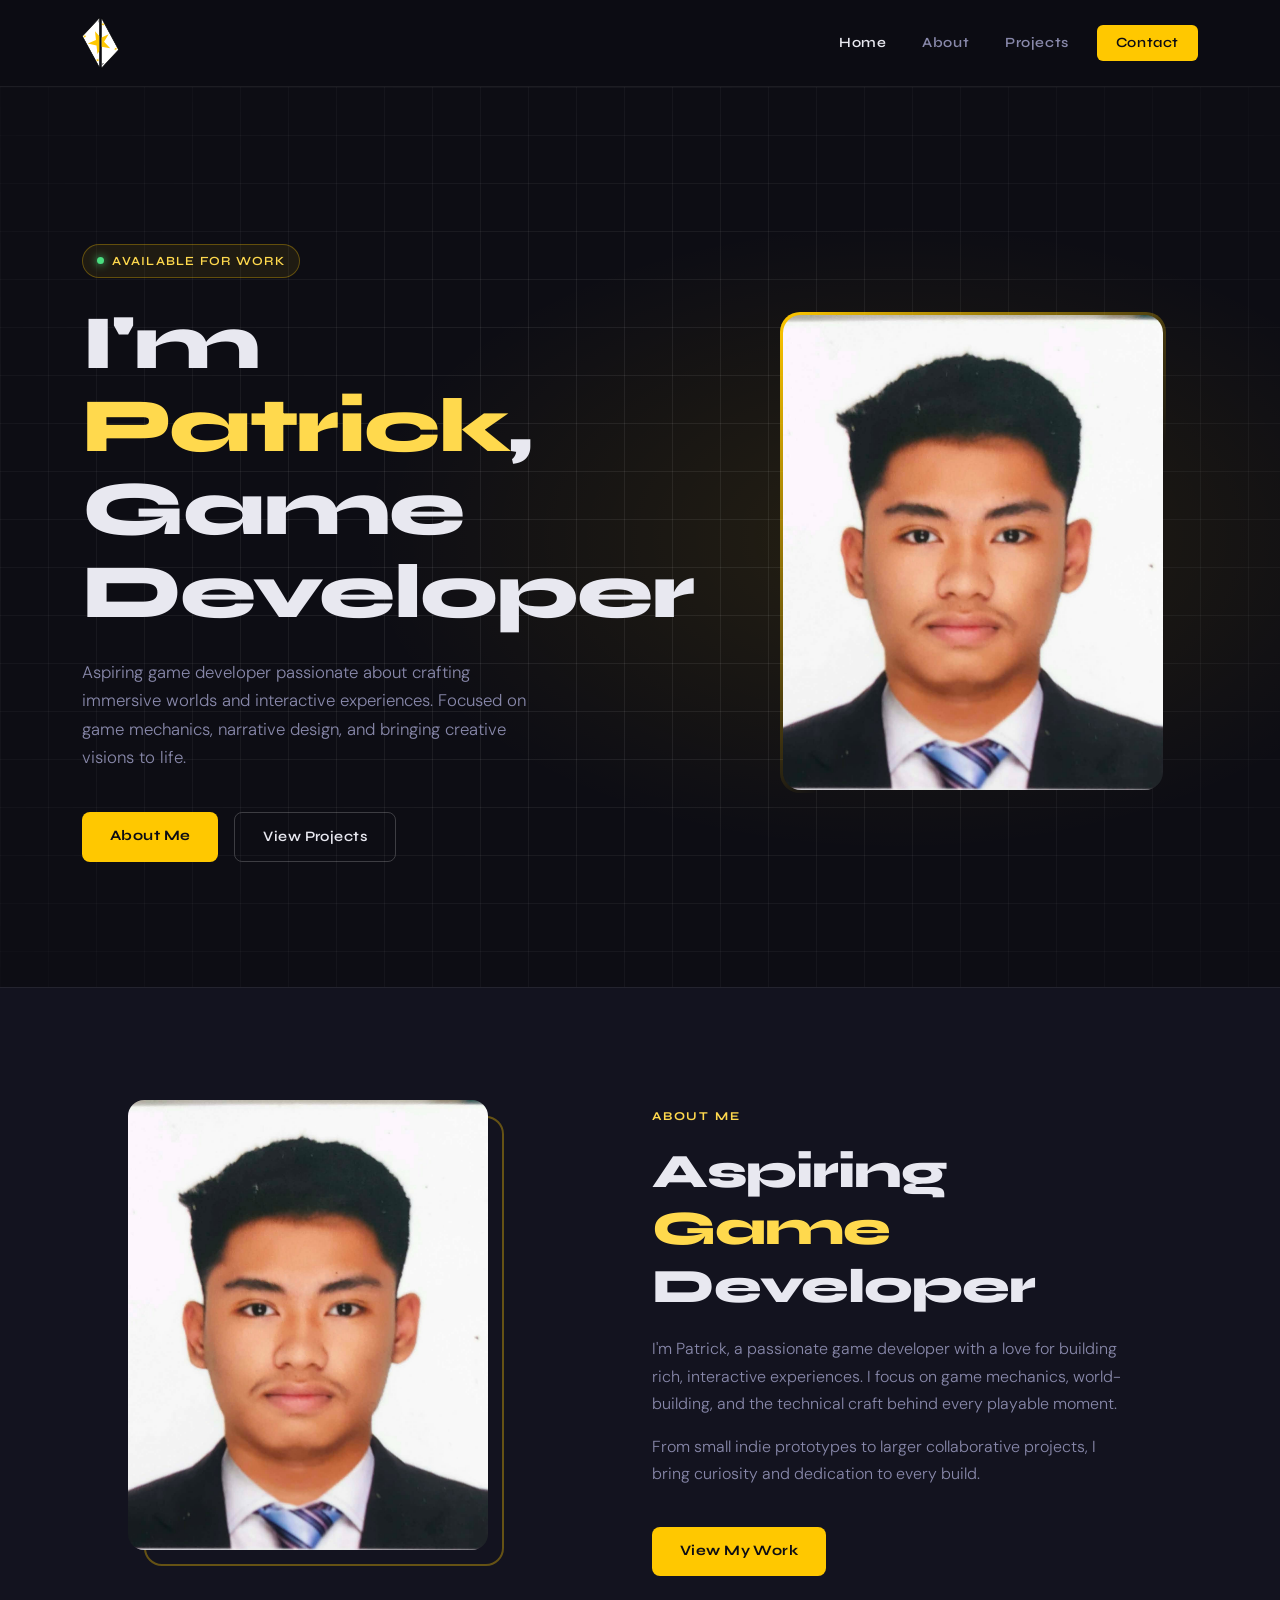
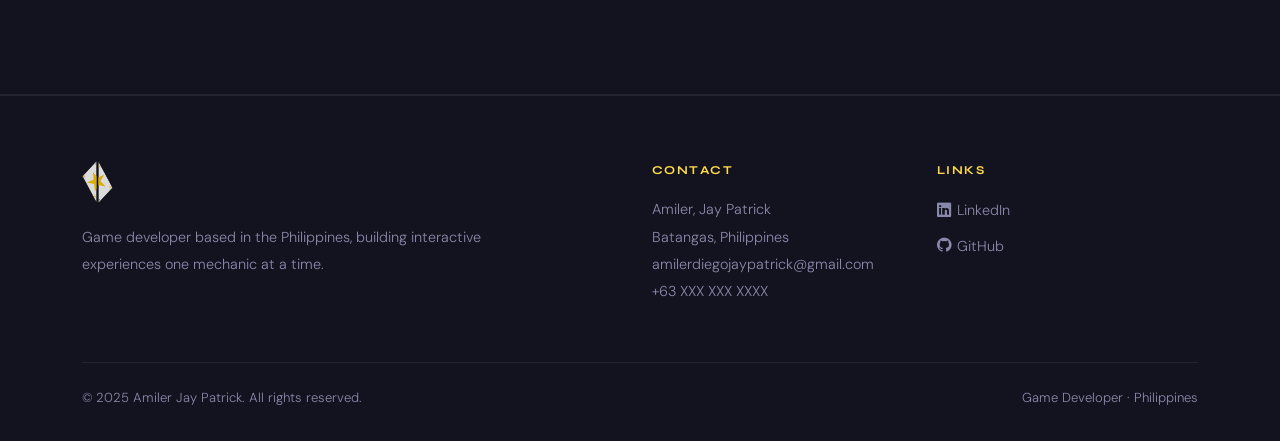
<file: index.html>
<!doctype html>
<html lang="en">

<head>
  <meta charset="utf-8">
  <meta name="viewport" content="width=device-width, initial-scale=1">
  <title>Patrick — Game Developer</title>
  <link rel="icon" href="assets/Amiler_Jay%20Patrick_Logo%20(9).svg">

  <!-- Bootstrap 5 + Icons -->
  <link href="https://cdn.jsdelivr.net/npm/bootstrap@5.3.3/dist/css/bootstrap.min.css" rel="stylesheet">
  <link href="https://cdn.jsdelivr.net/npm/bootstrap-icons@1.11.3/font/bootstrap-icons.min.css" rel="stylesheet">

  <!-- Google Fonts -->
  <link rel="preconnect" href="https://fonts.googleapis.com">
  <link rel="preconnect" href="https://fonts.gstatic.com" crossorigin>
  <link
    href="https://fonts.googleapis.com/css2?family=Syne:wght@400;600;700;800&family=DM+Sans:ital,wght@0,300;0,400;0,500;1,300&display=swap"
    rel="stylesheet">

  <!-- Your styles (after Bootstrap so they win) -->
  <link rel="stylesheet" href="style.css">
</head>

<body>

  <!-- NAVBAR -->
  <nav class="navbar navbar-expand-md sticky-top">
    <div class="container">
      <a class="navbar-brand" href="#home" aria-label="Patrick — Home">
        <img src="Amiler_Jay Patrick_Logo (9).svg" alt="Patrick Logo">
      </a>

      <button class="navbar-toggler" type="button" data-bs-toggle="collapse" data-bs-target="#mainNav"
        aria-controls="mainNav" aria-expanded="false" aria-label="Toggle navigation">
        <span class="navbar-toggler-icon"></span>
      </button>

      <div class="collapse navbar-collapse justify-content-end" id="mainNav">
        <ul class="navbar-nav align-items-md-center gap-md-1">
          <li class="nav-item"><a class="nav-link active" href="#home">Home</a></li>
          <li class="nav-item"><a class="nav-link" href="#about">About</a></li>
          <li class="nav-item"><a class="nav-link" href="projects.html">Projects</a></li>
          <li class="nav-item nav-cta ms-md-2"><a class="nav-link" href="#contact">Contact</a></li>
        </ul>
      </div>
    </div>
  </nav>

  <!-- HERO -->
  <section id="home">
    <div class="container">
      <div class="row align-items-center gy-5">
        <div class="col-lg-6 order-lg-1 order-2">
          <div class="hero-label">Available for work</div>
          <h1>I'm <em>Patrick</em>,<br>Game Developer</h1>
          <p class="lead">Aspiring game developer passionate about crafting immersive worlds and interactive
            experiences. Focused on game mechanics, narrative design, and bringing creative visions to life.</p>
          <div class="d-flex flex-wrap gap-3">
            <a href="#about" class="btn-primary-custom">About Me</a>
            <a href="#projects" class="btn-outline-custom">View Projects</a>
          </div>
        </div>
        <div class="col-lg-5 offset-lg-1 order-lg-2 order-1">
          <div class="hero-img-wrap">
            <img src="images/Photo.jpg" alt="Patrick — Game Developer">
          </div>
        </div>
      </div>
    </div>
  </section>

  <!-- ABOUT -->
  <section id="about">
    <div class="container">
      <div class="row align-items-center gy-5">
        <div class="col-md-5">
          <div class="about-img-wrap">
            <img src="images/Photo.jpg" alt="Patrick">
          </div>
        </div>
        <div class="col-md-6 offset-md-1">
          <div class="section-label">About Me</div>
          <h2>Aspiring <em>Game</em> Developer</h2>
          <p>I'm Patrick, a passionate game developer with a love for building rich, interactive experiences. I focus
            on game mechanics, world-building, and the technical craft behind every playable moment.</p>
          <p class="mt-3">From small indie prototypes to larger collaborative projects, I bring curiosity and
            dedication to every build.</p>
          <a href="projects.html" class="btn-primary-custom mt-4">View My Work</a>
        </div>
      </div>
    </div>
  </section>

  <!-- PROJECTS 
  <section id="projects">
    <div class="container">
      <div class="mb-5">
        <div class="section-label">Portfolio</div>
        <h2>Projects</h2>
        <p class="text-secondary mt-2 mb-0" style="max-width:520px;">Browse my work by category.</p>
      </div>
      <div class="row g-4">
        <div class="col-md-4">
          <a href="projects.html#school" class="category-card">
            <div class="category-icon"><i class="bi bi-mortarboard"></i></div>
            <h3>School Projects</h3>
            <p>Projects built for classes and coursework.</p>
            <span class="category-link">View school projects →</span>
          </a>
        </div>
        <div class="col-md-4">
          <a href="projects.html#personal" class="category-card">
            <div class="category-icon"><i class="bi bi-person-workspace"></i></div>
            <h3>Personal Projects</h3>
            <p>Games and tools I build on my own time.</p>
            <span class="category-link">View personal projects →</span>
          </a>
        </div>
        <div class="col-md-4">
          <a href="projects.html#random" class="category-card">
            <div class="category-icon"><i class="bi bi-dice-5"></i></div>
            <h3>Random Projects</h3>
            <p>Experiments, game jams and quick ideas.</p>
            <span class="category-link">View random projects →</span>
          </a>
        </div>
      </div>
    </div>
  </section>-->

  <!-- FOOTER / CONTACT -->
  <footer id="contact">
    <div class="container">
      <div class="row gy-4">
        <div class="col-md-5">
          <a href="#home" aria-label="Back to top">
            <img src="Amiler_Jay Patrick_Logo (9).svg" alt="Patrick Logo"
              style="height:44px;width:auto;margin-bottom:1.25rem;opacity:0.85;">
          </a>
          <p>Game developer based in the Philippines, building interactive experiences one mechanic at a time.</p>
        </div>
        <div class="col-md-3 offset-md-1">
          <div class="footer-col-title">Contact</div>
          <p>
            Amiler, Jay Patrick<br>
            Batangas, Philippines<br>
            <a href="mailto:amilerdiegojaypatrick@gmail.com">amilerdiegojaypatrick@gmail.com</a><br>
            +63 XXX XXX XXXX
          </p>
        </div>
        <div class="col-md-3">
          <div class="footer-col-title">Links</div>
          <ul class="footer-links">
            <li>
              <a href="https://www.linkedin.com/in/jay-patrick-amiler-4705bb403/" target="_blank" rel="noopener">
                <i class="bi bi-linkedin"></i> LinkedIn
              </a>
            </li>
            <li>
              <a href="https://github.com/Patrick-Star-662006" target="_blank" rel="noopener">
                <i class="bi bi-github"></i> GitHub
              </a>
            </li>
          </ul>
        </div>
      </div>
      <div class="footer-bottom d-flex flex-wrap justify-content-between gap-2">
        <span>© 2025 Amiler Jay Patrick. All rights reserved.</span>
        <span>Game Developer · Philippines</span>
      </div>
    </div>
  </footer>

  <!-- Bootstrap JS -->
  <script src="https://cdn.jsdelivr.net/npm/bootstrap@5.3.3/dist/js/bootstrap.bundle.min.js"></script>

  <script>
    // Smooth scroll + close mobile menu after clicking a link
    document.querySelectorAll('a[href^="#"]').forEach(a => {
      a.addEventListener('click', e => {
        const target = document.querySelector(a.getAttribute('href'));
        if (target) {
          e.preventDefault();
          target.scrollIntoView({ behavior: 'smooth' });
          const menu = document.getElementById('mainNav');
          if (menu && menu.classList.contains('show')) {
            bootstrap.Collapse.getOrCreateInstance(menu).hide();
          }
        }
      });
    });

    // Highlight the nav link for the section in view
    const navLinks = document.querySelectorAll('.navbar-nav .nav-link');
    const sections = document.querySelectorAll('section[id], footer[id]');

    const observer = new IntersectionObserver(entries => {
      entries.forEach(entry => {
        if (entry.isIntersecting) {
          navLinks.forEach(l => l.classList.remove('active'));
          const active = document.querySelector(`.navbar-nav a[href="#${entry.target.id}"]`);
          if (active) active.classList.add('active');
        }
      });
    }, { threshold: 0.4 });

    sections.forEach(s => observer.observe(s));
  </script>
</body>

</html>
</file>
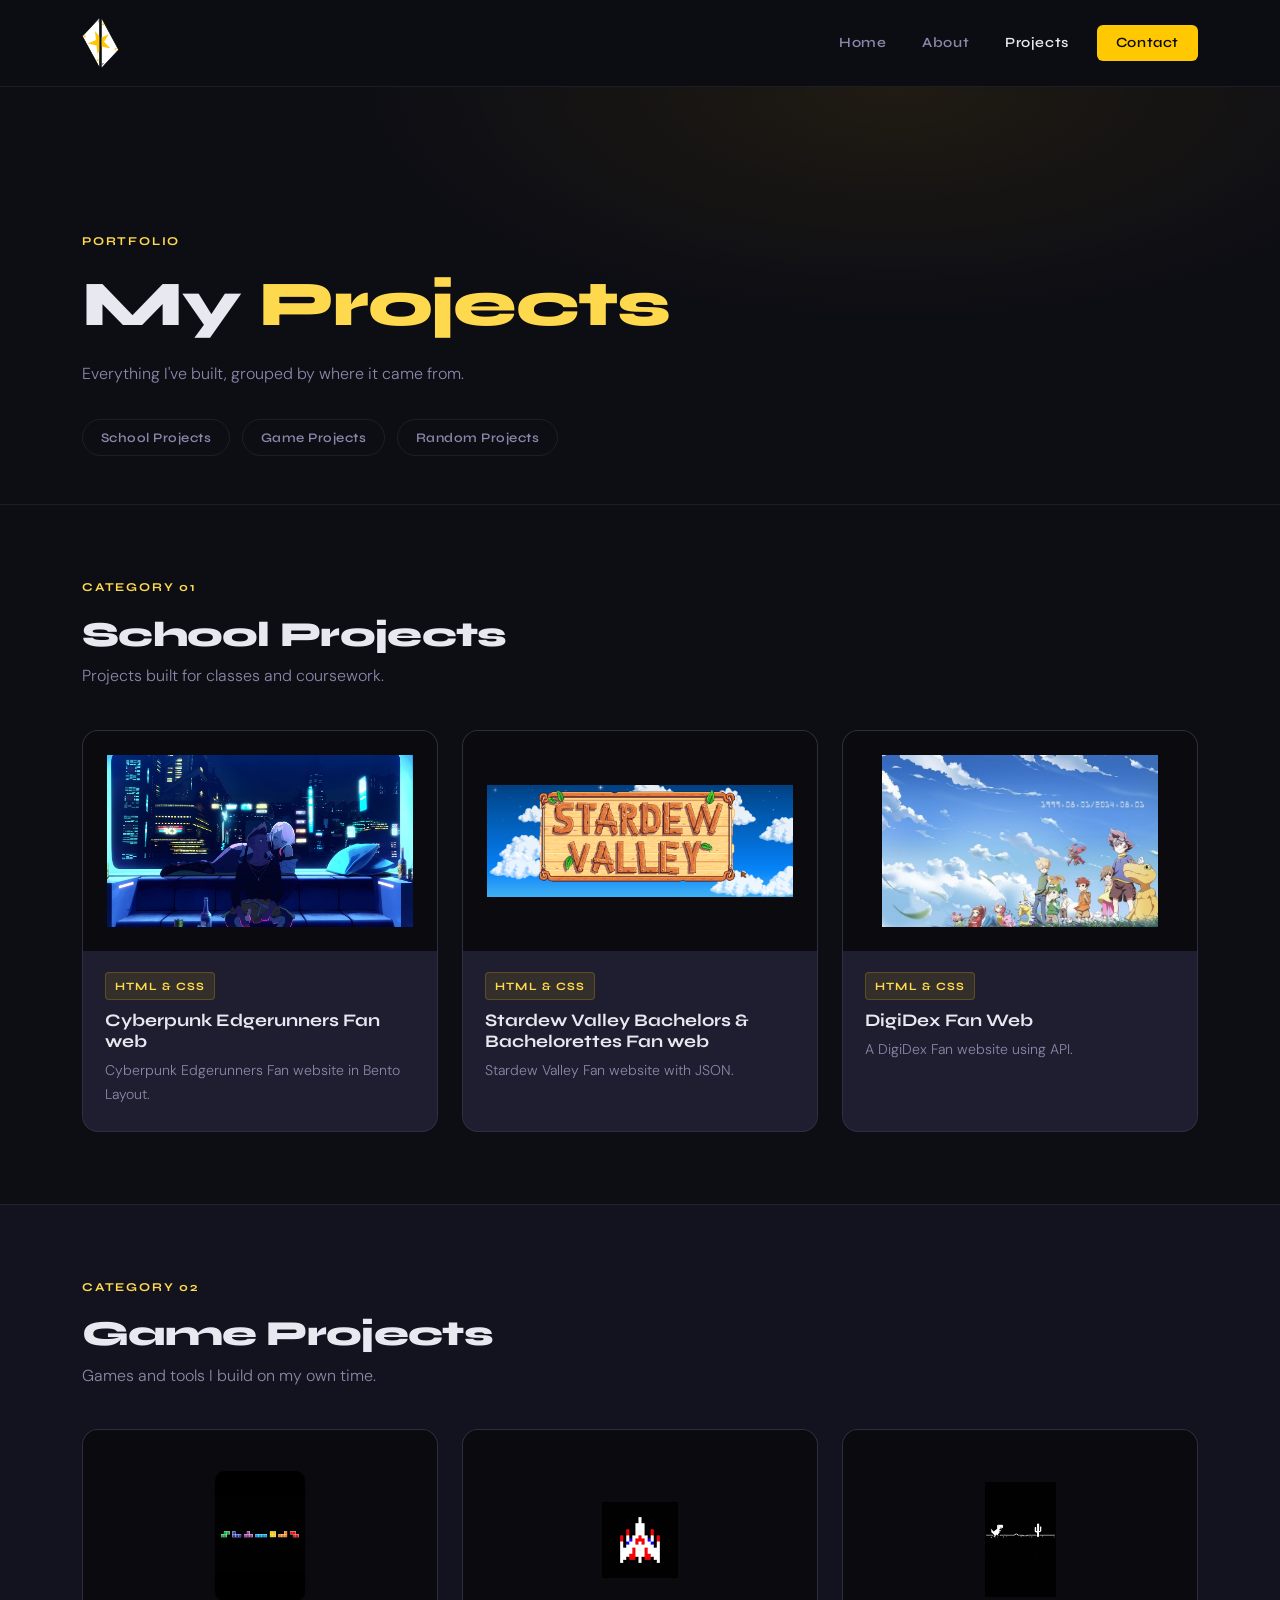
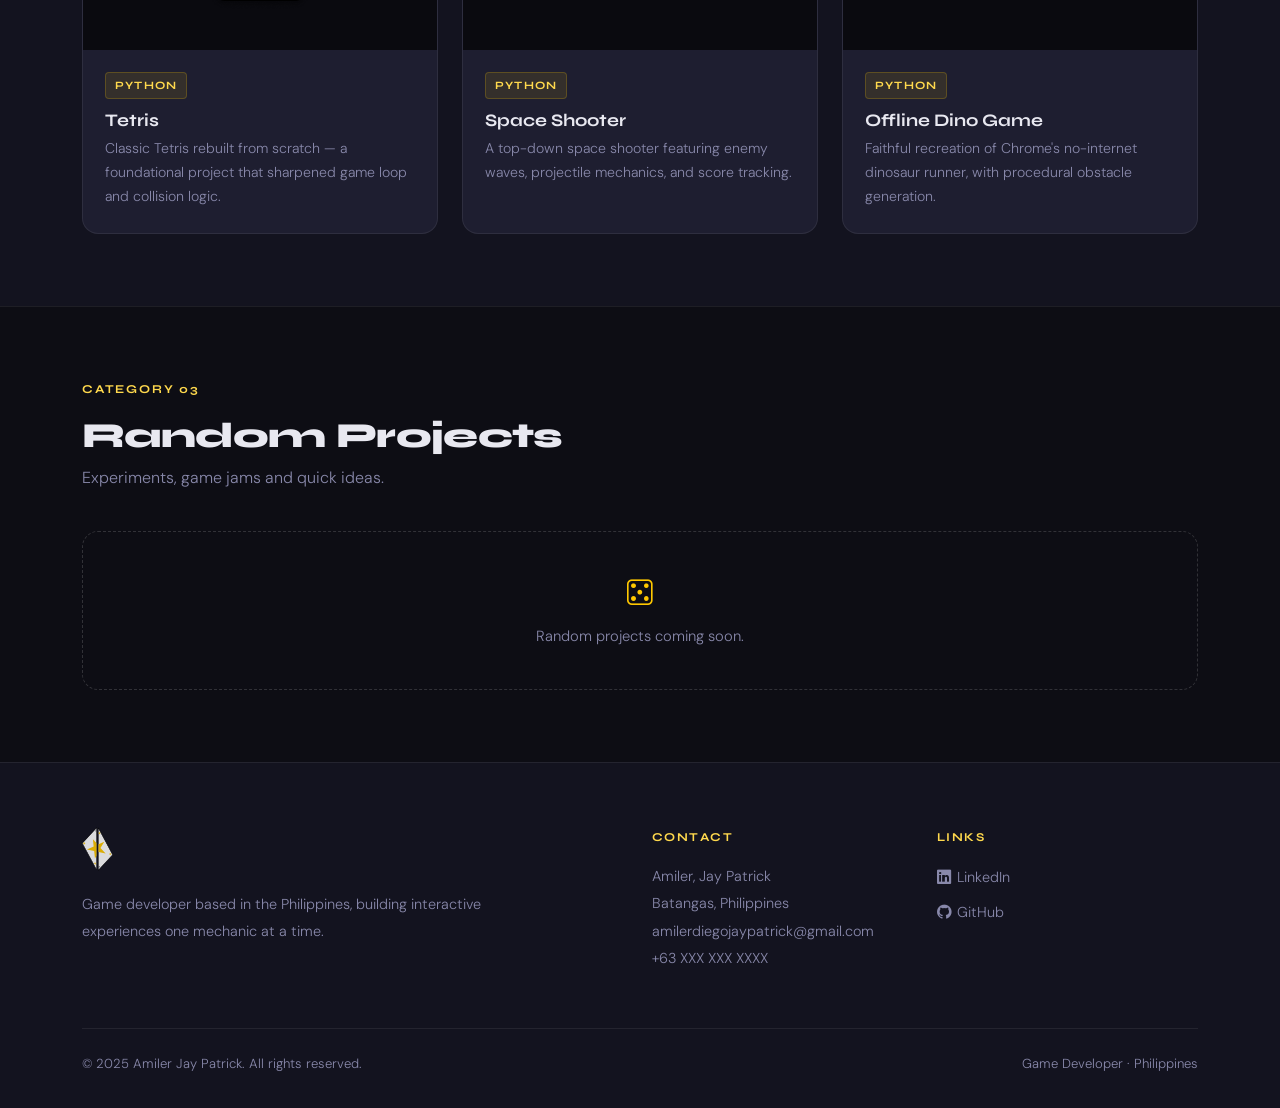
<file: projects.html>
<!doctype html>
<html lang="en">

<head>
    <meta charset="utf-8">
    <meta name="viewport" content="width=device-width, initial-scale=1">
    <title>Projects — Patrick</title>
    <link rel="icon" href="assets/Amiler_Jay%20Patrick_Logo%20(9).svg">

    <!-- Bootstrap 5 + Icons -->
    <link href="https://cdn.jsdelivr.net/npm/bootstrap@5.3.3/dist/css/bootstrap.min.css" rel="stylesheet">
    <link href="https://cdn.jsdelivr.net/npm/bootstrap-icons@1.11.3/font/bootstrap-icons.min.css" rel="stylesheet">

    <!-- Google Fonts -->
    <link rel="preconnect" href="https://fonts.googleapis.com">
    <link rel="preconnect" href="https://fonts.gstatic.com" crossorigin>
    <link
        href="https://fonts.googleapis.com/css2?family=Syne:wght@400;600;700;800&family=DM+Sans:ital,wght@0,300;0,400;0,500;1,300&display=swap"
        rel="stylesheet">

    <link rel="stylesheet" href="style.css">
</head>

<body>

    <!-- NAVBAR -->
    <nav class="navbar navbar-expand-md sticky-top">
        <div class="container">
            <a class="navbar-brand" href="index.html#home" aria-label="Patrick — Home">
                <img src="Amiler_Jay Patrick_Logo (9).svg" alt="Patrick Logo">
            </a>

            <button class="navbar-toggler" type="button" data-bs-toggle="collapse" data-bs-target="#mainNav"
                aria-controls="mainNav" aria-expanded="false" aria-label="Toggle navigation">
                <span class="navbar-toggler-icon"></span>
            </button>

            <div class="collapse navbar-collapse justify-content-end" id="mainNav">
                <ul class="navbar-nav align-items-md-center gap-md-1">
                    <li class="nav-item"><a class="nav-link" href="index.html#home">Home</a></li>
                    <li class="nav-item"><a class="nav-link" href="index.html#about">About</a></li>
                    <li class="nav-item"><a class="nav-link active" href="projects.html">Projects</a></li>
                    <li class="nav-item nav-cta ms-md-2"><a class="nav-link" href="#contact">Contact</a></li>
                </ul>
            </div>
        </div>
    </nav>

    <!-- PAGE HEADER -->
    <header class="page-hero">
        <div class="container">
            <div class="section-label">Portfolio</div>
            <h1>My <em>Projects</em></h1>
            <p>Everything I've built, grouped by where it came from.</p>
            <div class="category-tabs">
                <a href="#school">School Projects</a>
                <a href="#Game">Game Projects</a>
                <a href="#random">Random Projects</a>
            </div>
        </div>
    </header>

    <!-- SCHOOL PROJECTS -->
    <section class="category-section" id="school">
        <div class="container">
            <div class="section-label">Category 01</div>
            <h2>School Projects</h2>
            <p class="category-desc">Projects built for classes and coursework.</p>
            <div class="row g-4">
                <!-- Copy a card from the Personal section here to add a school project -->
                <div class="col-md-4 col-sm-6">
                    <a style="text-decoration: none" href="https://patrick-star-662006.github.io/Web_Dev_Activities-/ACT_1/" class="project-link" target="_blank" rel="noopener">
                        <div class="project-card">
                            <div class="project-thumb">
                                <img src="images/Cyberpunk.jpg" alt="Cyberpunk Edgerunners">
                            </div>
                            <div class="project-body">
                                <div class="project-tag">HTML & CSS</div>
                                <h3>Cyberpunk Edgerunners Fan web</h3>
                                <p>Cyberpunk Edgerunners Fan website in Bento Layout.</p>
                            </div>
                        </div>
                    </a>
                </div>
                <div class="col-md-4 col-sm-6">
                    <a style="text-decoration: none" href="https://patrick-star-662006.github.io/Web_Dev_Activities-/ACT_2/" class="project-link" target="_blank" rel="noopener">
                        <div class="project-card">
                            <div class="project-thumb">
                                <img src="images/Stardew.png" alt="StardewBg">
                            </div>
                            <div class="project-body">
                                <div class="project-tag">HTML & CSS</div>
                                <h3>Stardew Valley Bachelors & Bachelorettes Fan web</h3>
                                <p>Stardew Valley Fan website with JSON.</p>
                            </div>
                        </div>
                    </a>
                </div>
                <div class="col-md-4 col-sm-6">
                    <a style="text-decoration: none" href="https://patrick-star-662006.github.io/Web_Dev_Activities-/Midterms/index3.html" class="project-link" target="_blank" rel="noopener">
                        <div class="project-card">
                            <div class="project-thumb">
                                <img src="images/Amazing!.jpg" alt="DigiDex">
                            </div>
                            <div class="project-body">
                                <div class="project-tag">HTML & CSS</div>
                                <h3>DigiDex Fan Web</h3>
                                <p>A DigiDex Fan website using API.</p>
                            </div>
                        </div>
                    </a>
                </div>
            </div>
        </div>
    </section>

    <!-- PERSONAL PROJECTS -->
    <section class="category-section alt" id="Game">
        <div class="container">
            <div class="section-label">Category 02</div>
            <h2>Game Projects</h2>
            <p class="category-desc">Games and tools I build on my own time.</p>
            <div class="row g-4">
                <div class="col-md-4 col-sm-6">
                    <div class="project-card">
                        <div class="project-thumb">
                            <img src="images/Rectangle 4140.png" alt="Tetris project screenshot">
                        </div>
                        <div class="project-body">
                            <div class="project-tag">Python</div>
                            <h3>Tetris</h3>
                            <p>Classic Tetris rebuilt from scratch — a foundational project that sharpened game loop and
                                collision logic.</p>
                        </div>
                    </div>
                </div>
                <div class="col-md-4 col-sm-6">
                    <div class="project-card">
                        <div class="project-thumb">
                            <img src="images/image 1.png" alt="Space Shooter project screenshot">
                        </div>
                        <div class="project-body">
                            <div class="project-tag">Python</div>
                            <h3>Space Shooter</h3>
                            <p>A top-down space shooter featuring enemy waves, projectile mechanics, and score tracking.
                            </p>
                        </div>
                    </div>
                </div>
                <div class="col-md-4 col-sm-6">
                    <div class="project-card">
                        <div class="project-thumb">
                            <img src="images/image 2.png" alt="Offline Dino Game screenshot">
                        </div>
                        <div class="project-body">
                            <div class="project-tag">Python</div>
                            <h3>Offline Dino Game</h3>
                            <p>Faithful recreation of Chrome's no-internet dinosaur runner, with procedural obstacle
                                generation.</p>
                        </div>
                    </div>
                </div>
            </div>
        </div>
    </section>

    <!-- RANDOM PROJECTS -->
    <section class="category-section" id="random">
        <div class="container">
            <div class="section-label">Category 03</div>
            <h2>Random Projects</h2>
            <p class="category-desc">Experiments, game jams and quick ideas.</p>
            <div class="row g-4">
                <div class="col-12">
                    <div class="project-empty">
                        <i class="bi bi-dice-5"></i>
                        Random projects coming soon.
                    </div>
                </div>
            </div>
        </div>
    </section>

    <!-- FOOTER / CONTACT -->
    <footer id="contact">
        <div class="container">
            <div class="row gy-4">
                <div class="col-md-5">
                    <a href="index.html#home" aria-label="Back to home">
                        <img src="Amiler_Jay Patrick_Logo (9).svg" alt="Patrick Logo"
                            style="height:44px;width:auto;margin-bottom:1.25rem;opacity:0.85;">
                    </a>
                    <p>Game developer based in the Philippines, building interactive experiences one mechanic at a time.
                    </p>
                </div>
                <div class="col-md-3 offset-md-1">
                    <div class="footer-col-title">Contact</div>
                    <p>
                        Amiler, Jay Patrick<br>
                        Batangas, Philippines<br>
                        <a href="mailto:amilerdiegojaypatrick@gmail.com">amilerdiegojaypatrick@gmail.com</a><br>
                        +63 XXX XXX XXXX
                    </p>
                </div>
                <div class="col-md-3">
                    <div class="footer-col-title">Links</div>
                    <ul class="footer-links">
                        <li>
                            <a href="https://www.linkedin.com/in/jay-patrick-amiler-4705bb403/" target="_blank"
                                rel="noopener">
                                <i class="bi bi-linkedin"></i> LinkedIn
                            </a>
                        </li>
                        <li>
                            <a href="https://github.com/Patrick-Star-662006" target="_blank" rel="noopener">
                                <i class="bi bi-github"></i> GitHub
                            </a>
                        </li>
                    </ul>
                </div>
            </div>
            <div class="footer-bottom d-flex flex-wrap justify-content-between gap-2">
                <span>© 2025 Amiler Jay Patrick. All rights reserved.</span>
                <span>Game Developer · Philippines</span>
            </div>
        </div>
    </footer>

    <script src="https://cdn.jsdelivr.net/npm/bootstrap@5.3.3/dist/js/bootstrap.bundle.min.js"></script>
</body>

</html>
</file>
<file: style.css>
*,
*::before,
*::after {
  box-sizing: border-box;
}

:root {
  --accent: #FFC800;
  --accent-light: #FFD94D;
  --accent-glow: rgba(255, 200, 0, 0.35);
  --on-accent: #0D0D14;
  --dark: #0D0D14;
  --dark-2: #13131F;
  --dark-3: #1A1A2E;
  --surface: #1E1E30;
  --text: #E8E8F0;
  --muted: #8888AA;
  --border: rgba(255, 255, 255, 0.07);
}

html {
  scroll-behavior: smooth;
}

section[id],
footer[id] {
  scroll-margin-top: 80px;
}

body {
  background-color: var(--dark);
  color: var(--text);
  font-family: 'DM Sans', sans-serif;
  font-weight: 300;
  font-size: 16px;
  line-height: 1.7;
  overflow-x: hidden;
}

h1,
h2,
h3,
h4,
.navbar-brand,
.section-label {
  font-family: 'Syne', sans-serif;
}

em {
  font-style: normal;
  color: var(--accent-light);
}

/* ── SCROLLBAR ── */
::-webkit-scrollbar {
  width: 6px;
}

::-webkit-scrollbar-track {
  background: var(--dark);
}

::-webkit-scrollbar-thumb {
  background: var(--accent);
  border-radius: 3px;
}

/* ── NAVBAR ── */
.navbar {
  background: rgba(13, 13, 20, 0.95) !important;
  backdrop-filter: blur(12px);
  -webkit-backdrop-filter: blur(12px);
  border-bottom: 1px solid var(--border);
  padding: 0.75rem 0;
}

.navbar-brand img {
  height: 52px;
  width: auto;
}

.navbar-nav .nav-link {
  color: var(--muted) !important;
  font-family: 'Syne', sans-serif;
  font-size: 0.88rem;
  font-weight: 600;
  letter-spacing: 0.04em;
  padding: 0.4rem 1rem !important;
  transition: color 0.2s;
}

.navbar-nav .nav-link:hover,
.navbar-nav .nav-link.active {
  color: var(--text) !important;
}

.nav-cta .nav-link {
  background: var(--accent);
  color: var(--on-accent) !important;
  border-radius: 6px;
  padding: 0.4rem 1.2rem !important;
  transition: background 0.2s, box-shadow 0.2s;
}

.nav-cta .nav-link:hover,
.nav-cta .nav-link.active {
  background: var(--accent-light);
  box-shadow: 0 0 16px var(--accent-glow);
  color: var(--on-accent) !important;
}

.navbar-toggler {
  border: 1px solid var(--border);
  padding: 0.3rem 0.6rem;
}

.navbar-toggler-icon {
  filter: invert(1) brightness(0.7);
}

/* ── HERO ── */
#home {
  min-height: 100vh;
  display: flex;
  align-items: center;
  background:
    radial-gradient(ellipse 60% 50% at 70% 50%, rgba(255, 200, 0, 0.10) 0%, transparent 70%),
    var(--dark);
  padding: 6rem 0 4rem;
  position: relative;
  overflow: hidden;
}

#home::before {
  content: '';
  position: absolute;
  inset: 0;
  background-image:
    linear-gradient(var(--border) 1px, transparent 1px),
    linear-gradient(90deg, var(--border) 1px, transparent 1px);
  background-size: 48px 48px;
  -webkit-mask-image: radial-gradient(ellipse 80% 80% at 50% 50%, black 30%, transparent 100%);
  mask-image: radial-gradient(ellipse 80% 80% at 50% 50%, black 30%, transparent 100%);
  pointer-events: none;
}

#home .container {
  position: relative;
  z-index: 1;
}

.hero-label {
  display: inline-flex;
  align-items: center;
  gap: 0.5rem;
  font-family: 'Syne', sans-serif;
  font-size: 0.78rem;
  font-weight: 600;
  letter-spacing: 0.1em;
  text-transform: uppercase;
  color: var(--accent-light);
  border: 1px solid rgba(255, 200, 0, 0.3);
  background: rgba(255, 200, 0, 0.08);
  padding: 0.35rem 0.9rem;
  border-radius: 999px;
  margin-bottom: 1.5rem;
}

.hero-label::before {
  content: '';
  width: 7px;
  height: 7px;
  border-radius: 50%;
  background: #4ADE80;
  box-shadow: 0 0 8px #4ADE80;
  animation: pulse-dot 2s ease-in-out infinite;
}

@keyframes pulse-dot {

  0%,
  100% {
    opacity: 1;
  }

  50% {
    opacity: 0.4;
  }
}

#home h1 {
  font-size: clamp(2.8rem, 6vw, 5rem);
  font-weight: 800;
  line-height: 1.08;
  letter-spacing: -0.02em;
  margin-bottom: 1.5rem;
}

#home p.lead {
  color: var(--muted);
  font-size: 1.05rem;
  max-width: 460px;
  margin-bottom: 2.5rem;
}

.btn-primary-custom {
  display: inline-block;
  background: var(--accent);
  color: var(--on-accent);
  border: none;
  border-radius: 8px;
  padding: 0.75rem 1.75rem;
  font-family: 'Syne', sans-serif;
  font-weight: 700;
  font-size: 0.9rem;
  letter-spacing: 0.03em;
  text-decoration: none;
  transition: background 0.2s, box-shadow 0.2s, transform 0.15s;
}

.btn-primary-custom:hover {
  background: var(--accent-light);
  color: var(--on-accent);
  box-shadow: 0 0 24px var(--accent-glow);
  transform: translateY(-2px);
}

.btn-outline-custom {
  display: inline-block;
  background: transparent;
  color: var(--text);
  border: 1px solid rgba(255, 255, 255, 0.2);
  border-radius: 8px;
  padding: 0.75rem 1.75rem;
  font-family: 'Syne', sans-serif;
  font-weight: 600;
  font-size: 0.9rem;
  letter-spacing: 0.03em;
  text-decoration: none;
  transition: border-color 0.2s, color 0.2s, transform 0.15s;
}

.btn-outline-custom:hover {
  border-color: var(--accent-light);
  color: var(--accent-light);
  transform: translateY(-2px);
}

.hero-img-wrap {
  position: relative;
  max-width: 380px;
  margin: 0 auto;
}

.hero-img-wrap::before {
  content: '';
  position: absolute;
  inset: -3px;
  background: linear-gradient(135deg, var(--accent), transparent 60%);
  border-radius: 20px;
  z-index: 0;
}

.hero-img-wrap img {
  position: relative;
  z-index: 1;
  width: 100%;
  border-radius: 18px;
  display: block;
  object-fit: cover;
  aspect-ratio: 4/5;
}

/* ── ABOUT ── */
#about {
  background: var(--dark-2);
  padding: 7rem 0;
  border-top: 1px solid var(--border);
  border-bottom: 1px solid var(--border);
}

.section-label {
  font-size: 0.75rem;
  font-weight: 700;
  letter-spacing: 0.15em;
  text-transform: uppercase;
  color: var(--accent-light);
  margin-bottom: 1rem;
}

#about h2 {
  font-size: clamp(2rem, 4vw, 3rem);
  font-weight: 800;
  letter-spacing: -0.02em;
  margin-bottom: 1.25rem;
}

#about p {
  color: var(--muted);
  max-width: 480px;
}

.about-img-wrap {
  position: relative;
  max-width: 360px;
  margin: 0 auto 2rem;
}

.about-img-wrap::after {
  content: '';
  position: absolute;
  bottom: -16px;
  right: -16px;
  width: 100%;
  height: 100%;
  border: 2px solid var(--accent);
  border-radius: 18px;
  z-index: 0;
  opacity: 0.35;
}

.about-img-wrap img {
  position: relative;
  z-index: 1;
  width: 100%;
  border-radius: 16px;
  display: block;
  object-fit: cover;
  aspect-ratio: 4/5;
}

/* ── PROJECTS ── */
#projects {
  padding: 7rem 0;
  background: var(--dark);
}

#projects h2 {
  font-size: clamp(1.8rem, 3.5vw, 2.6rem);
  font-weight: 800;
  letter-spacing: -0.02em;
  margin-bottom: 0.5rem;
}

.project-card {
  background: var(--surface);
  border: 1px solid var(--border);
  border-radius: 16px;
  overflow: hidden;
  transition: transform 0.25s, box-shadow 0.25s, border-color 0.25s;
  height: 100%;
}

.project-card:hover {
  transform: translateY(-6px);
  box-shadow: 0 16px 40px rgba(0, 0, 0, 0.5), 0 0 0 1px rgba(255, 200, 0, 0.3);
  border-color: var(--accent-light);
}

.project-thumb {
  height: 220px;
  overflow: hidden;
  background: #0a0a0f;
  display: flex;
  align-items: center;
  justify-content: center;
  padding: 1.5rem;
}

.project-thumb img {
  max-width: 100%;
  max-height: 100%;
  object-fit: contain;
  transition: transform 0.4s;
}

.project-card:hover .project-thumb img {
  transform: scale(1.05);
}

.project-body {
  padding: 1.25rem 1.4rem 1.5rem;
}

.project-tag {
  display: inline-block;
  font-family: 'Syne', sans-serif;
  font-size: 0.7rem;
  font-weight: 700;
  letter-spacing: 0.1em;
  text-transform: uppercase;
  color: var(--accent-light);
  background: rgba(255, 200, 0, 0.1);
  border: 1px solid rgba(255, 200, 0, 0.2);
  border-radius: 4px;
  padding: 0.2rem 0.55rem;
  margin-bottom: 0.65rem;
}

.project-body h3 {
  font-size: 1.1rem;
  font-weight: 700;
  margin-bottom: 0.4rem;
  color: var(--text);
}

.project-body p {
  font-size: 0.88rem;
  color: var(--muted);
  margin-bottom: 0;
}

/* ── FOOTER ── */
footer {
  background: var(--dark-2);
  border-top: 1px solid var(--border);
  padding: 4rem 0 2rem;
}

.footer-col-title {
  font-family: 'Syne', sans-serif;
  font-size: 0.75rem;
  font-weight: 700;
  letter-spacing: 0.12em;
  text-transform: uppercase;
  color: var(--accent-light);
  margin-bottom: 1rem;
}

footer p {
  color: var(--muted);
  font-size: 0.9rem;
  line-height: 1.9;
}

footer a {
  color: var(--muted);
  text-decoration: none;
  transition: color 0.2s;
}

footer a:hover {
  color: var(--accent-light);
}

.footer-links {
  list-style: none;
  padding: 0;
  margin: 0;
}

.footer-links li {
  margin-bottom: 0.5rem;
}

.footer-links a {
  display: inline-flex;
  align-items: center;
  gap: 0.4rem;
  font-size: 0.9rem;
}

.footer-bottom {
  border-top: 1px solid var(--border);
  margin-top: 2.5rem;
  padding-top: 1.5rem;
  color: var(--muted);
  font-size: 0.82rem;
}

/* ── ANIMATIONS ── */
@keyframes fadeUp {
  from {
    opacity: 0;
    transform: translateY(24px);
  }

  to {
    opacity: 1;
    transform: translateY(0);
  }
}

#home .col-lg-6 {
  animation: fadeUp 0.7s ease both;
}

#home .hero-img-wrap {
  animation: fadeUp 0.7s 0.15s ease both;
}

@media (prefers-reduced-motion: reduce) {
  * {
    animation: none !important;
    transition: none !important;
  }

  html {
    scroll-behavior: auto;
  }
}

/* ── PROJECT CATEGORIES (home page) ── */
.category-card {
  display: block;
  height: 100%;
  background: var(--surface);
  border: 1px solid var(--border);
  border-radius: 16px;
  padding: 2rem 1.75rem;
  color: var(--text);
  text-decoration: none;
  transition: transform 0.25s, box-shadow 0.25s, border-color 0.25s;
}

.category-card:hover {
  transform: translateY(-6px);
  box-shadow: 0 16px 40px rgba(0, 0, 0, 0.5), 0 0 0 1px rgba(255, 200, 0, 0.3);
  border-color: var(--accent-light);
  color: var(--text);
}

.category-icon {
  width: 52px;
  height: 52px;
  display: flex;
  align-items: center;
  justify-content: center;
  font-size: 1.5rem;
  color: var(--accent);
  background: rgba(255, 200, 0, 0.1);
  border: 1px solid rgba(255, 200, 0, 0.2);
  border-radius: 12px;
  margin-bottom: 1.25rem;
}

.category-card h3 {
  font-size: 1.25rem;
  font-weight: 700;
  margin-bottom: 0.5rem;
}

.category-card p {
  font-size: 0.9rem;
  color: var(--muted);
  margin-bottom: 1.25rem;
}

.category-link {
  font-family: 'Syne', sans-serif;
  font-size: 0.82rem;
  font-weight: 700;
  letter-spacing: 0.04em;
  color: var(--accent-light);
}

/* ── PROJECTS PAGE ── */
.page-hero {
  padding: 9rem 0 3rem;
  background:
    radial-gradient(ellipse 60% 80% at 70% 0%, rgba(255, 200, 0, 0.08) 0%, transparent 70%),
    var(--dark);
}

.page-hero h1 {
  font-size: clamp(2.4rem, 5vw, 4rem);
  font-weight: 800;
  letter-spacing: -0.02em;
  margin-bottom: 1rem;
}

.page-hero p {
  color: var(--muted);
  max-width: 520px;
}

.category-tabs {
  display: flex;
  flex-wrap: wrap;
  gap: 0.75rem;
  margin-top: 2rem;
}

.category-tabs a {
  font-family: 'Syne', sans-serif;
  font-size: 0.82rem;
  font-weight: 600;
  letter-spacing: 0.04em;
  color: var(--muted);
  text-decoration: none;
  border: 1px solid var(--border);
  border-radius: 999px;
  padding: 0.4rem 1.1rem;
  transition: color 0.2s, border-color 0.2s;
}

.category-tabs a:hover {
  color: var(--accent-light);
  border-color: var(--accent-light);
}

.category-section {
  padding: 4.5rem 0;
  border-top: 1px solid var(--border);
}

.category-section.alt {
  background: var(--dark-2);
}

.category-section h2 {
  font-size: clamp(1.6rem, 3vw, 2.2rem);
  font-weight: 800;
  letter-spacing: -0.02em;
  margin-bottom: 0.4rem;
}

.category-section .category-desc {
  color: var(--muted);
  margin-bottom: 2.5rem;
}

.project-empty {
  border: 1px dashed rgba(255, 255, 255, 0.15);
  border-radius: 16px;
  padding: 2.5rem 1.5rem;
  text-align: center;
  color: var(--muted);
  font-size: 0.92rem;
}

.project-empty i {
  display: block;
  font-size: 1.6rem;
  color: var(--accent);
  margin-bottom: 0.5rem;
}
</file>
